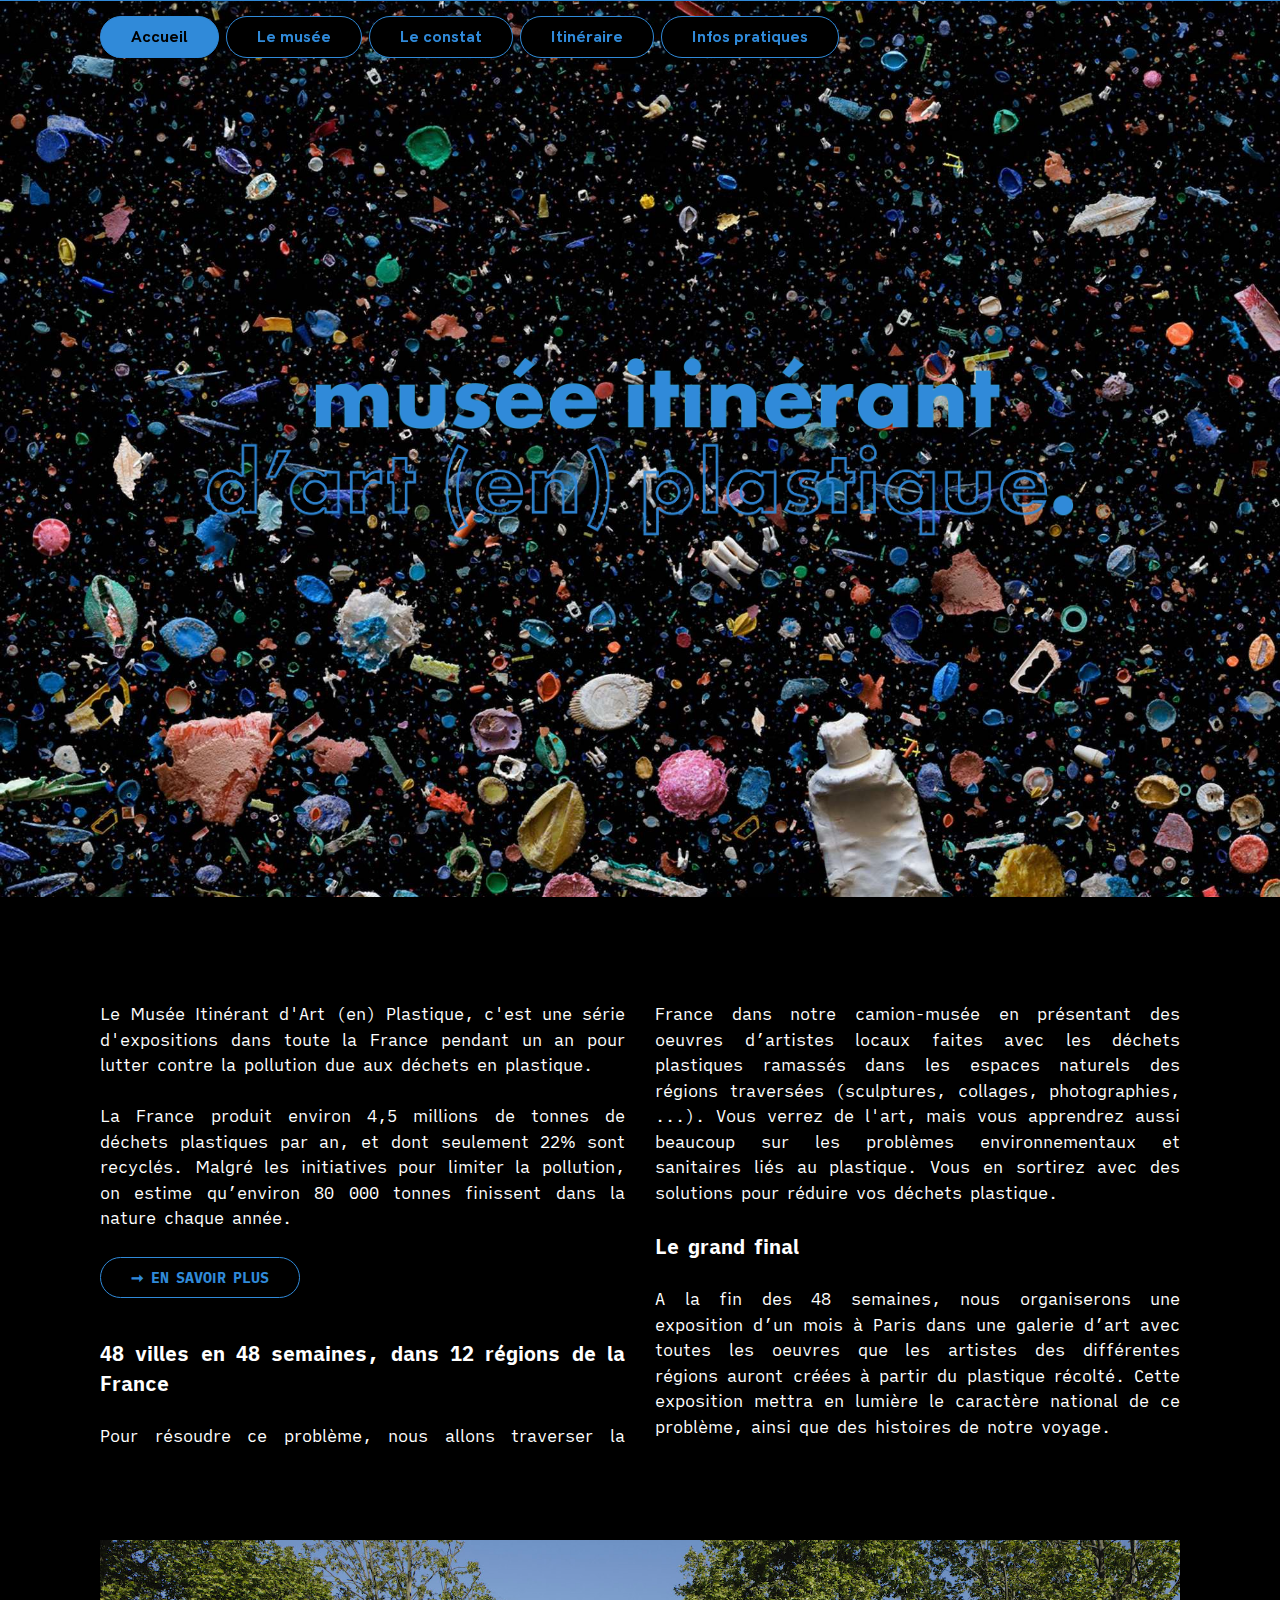
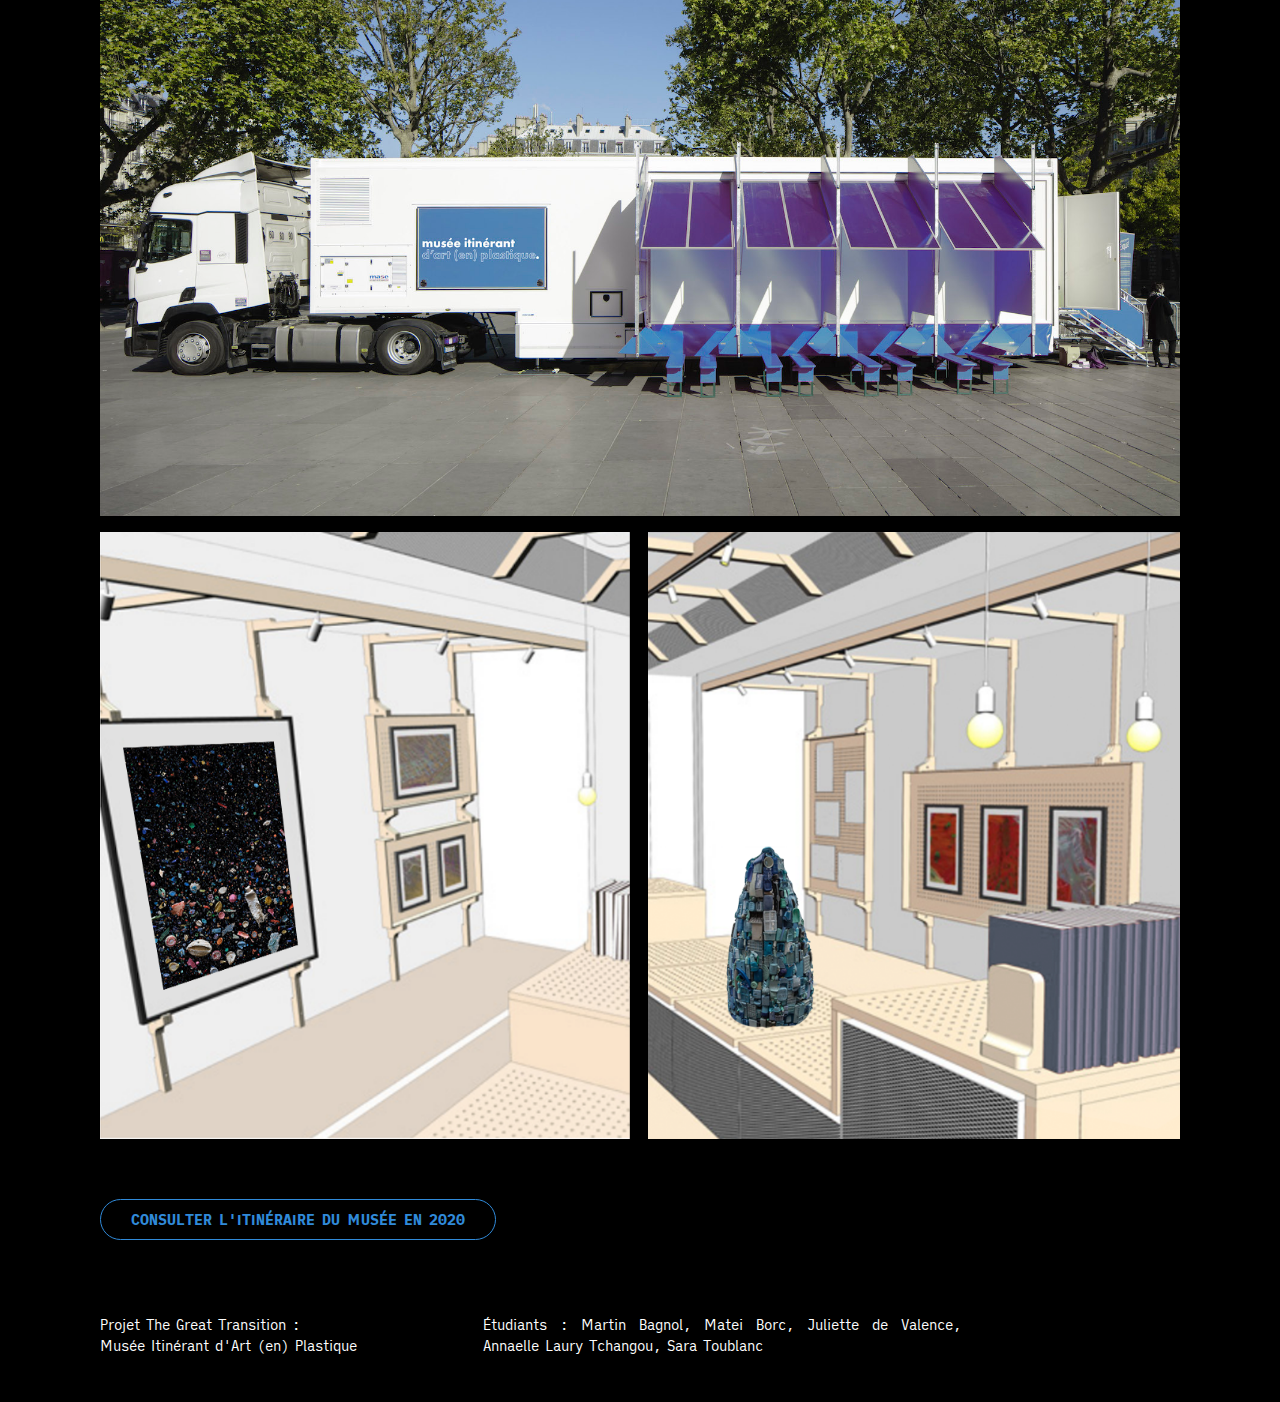
<file: index.html>
<!DOCTYPE html>
<html lang="fr"><head>
	<link rel="icon" type="image/png" href="images/favicon.png" />
  <title>Musée Itinérant d'Art (en) Plastique</title>
  <meta charset="utf-8">
  <meta http-equiv="X-UA-Compatible" content="IE=edge">
  <meta name="viewport" content="width=device-width, initial-scale=1">
  <link rel="stylesheet" media="screen" href="https://fontlibrary.org/face/hk-grotesk" type="text/css"/>
  <link rel="stylesheet" href="main.css">
  <script type="text/javascript" src="https://code.jquery.com/jquery-2.1.3.js"></script>
  <script>
    $(function() {
      $('a[href*=#]:not([href=#])').click(function() {
      if (location.pathname.replace(/^\//,'') == this.pathname.replace(/^\//,'') && location.hostname == this.hostname) {
      var target = $(this.hash);
        target = target.length ? target : $('[name=' + this.hash.slice(1) +']');
        if (target.length) {
        $('html,body').animate({
          scrollTop: target.offset().top
        }, 1200);
        return false;
        }}});});
  </script>
</head>

<body>
<div id="nav">
  <div class="wrapper">
    <a href="index.html"><button id="tab_active">Accueil</button></a>
    <a href="#concept" class="scroll"><button>Le musée</button></a>
    <a href="constat.html"><button>Le constat</button></a>
    <a href="itineraire.html"><button>Itinéraire</button></a>
    <a href="about.html"><button>Infos pratiques</button></a>
  </div>
</div>

<main class="page-content" aria-label="Content">
  <div class="wrapper">

    <div id="cover">
      <div style="text-align: center;">
        <img class="post-title" src="images/logo.png">
        <h2></h2>
      </div>
    </div>

    <span id="concept" style="top: 100%; position: absolute;"></span>
    <div class="home"><div class="home-content">
      <p>Le Musée Itinérant d'Art (en) Plastique, c'est une série d'expositions dans toute la France pendant un an pour lutter contre la pollution due aux déchets en plastique.<br><br>
      La France produit environ 4,5 millions de tonnes de déchets plastiques par an, et dont seulement 22% sont recyclés. Malgré les initiatives pour limiter la pollution, on estime qu’environ 80 000 tonnes finissent dans la nature chaque année.<br><br>
      <a href="constat.html"><button>&#10142; En savoir plus</button></a><br><br>
      <span class="subtitle">48 villes en 48 semaines, dans 12 régions de la France</span><br><br>
      Pour résoudre ce problème, nous allons traverser la France dans notre camion-musée en présentant des oeuvres d’artistes locaux faites avec les déchets plastiques ramassés dans les espaces naturels des régions traversées (sculptures, collages, photographies, ...). Vous verrez de l'art, mais vous apprendrez aussi beaucoup sur les problèmes environnementaux et sanitaires liés au plastique. Vous en sortirez avec des solutions pour réduire vos déchets plastique.<br><br>
      <span class="subtitle">Le grand final</span><br><br>
      A la fin des 48 semaines, nous organiserons une exposition d’un mois à Paris dans une galerie d’art avec toutes les oeuvres que les artistes des différentes régions auront créées à partir du plastique récolté. Cette exposition mettra en lumière le caractère national de ce problème, ainsi que des histoires de notre voyage.</p>
      <img src="images/camion.jpg" style="padding-bottom: 16px; padding-top: 30px;">
      <img src="images/maquette.png" style="margin-bottom: 60px;">

       <a href="itineraire.html"><button>Consulter l'itinéraire du musée en 2020</button></a><br>
    </div>
  </div>
</main>

<footer class="site-footer h-card">
  <div class="wrapper">
    <div class="footer-col-wrapper">
      <div class="footer-col footer-col-1">
        <p>Projet The Great Transition : <br>Musée Itinérant d'Art (en) Plastique</p>
      </div>
      <div class="footer-col footer-col-3">
        <p>Étudiants : Martin Bagnol, Matei Borc, Juliette de Valence, Annaelle Laury Tchangou, Sara Toublanc</p>
      </div>
    </div>
  </div>
</footer>
</body>
</html>
</file>
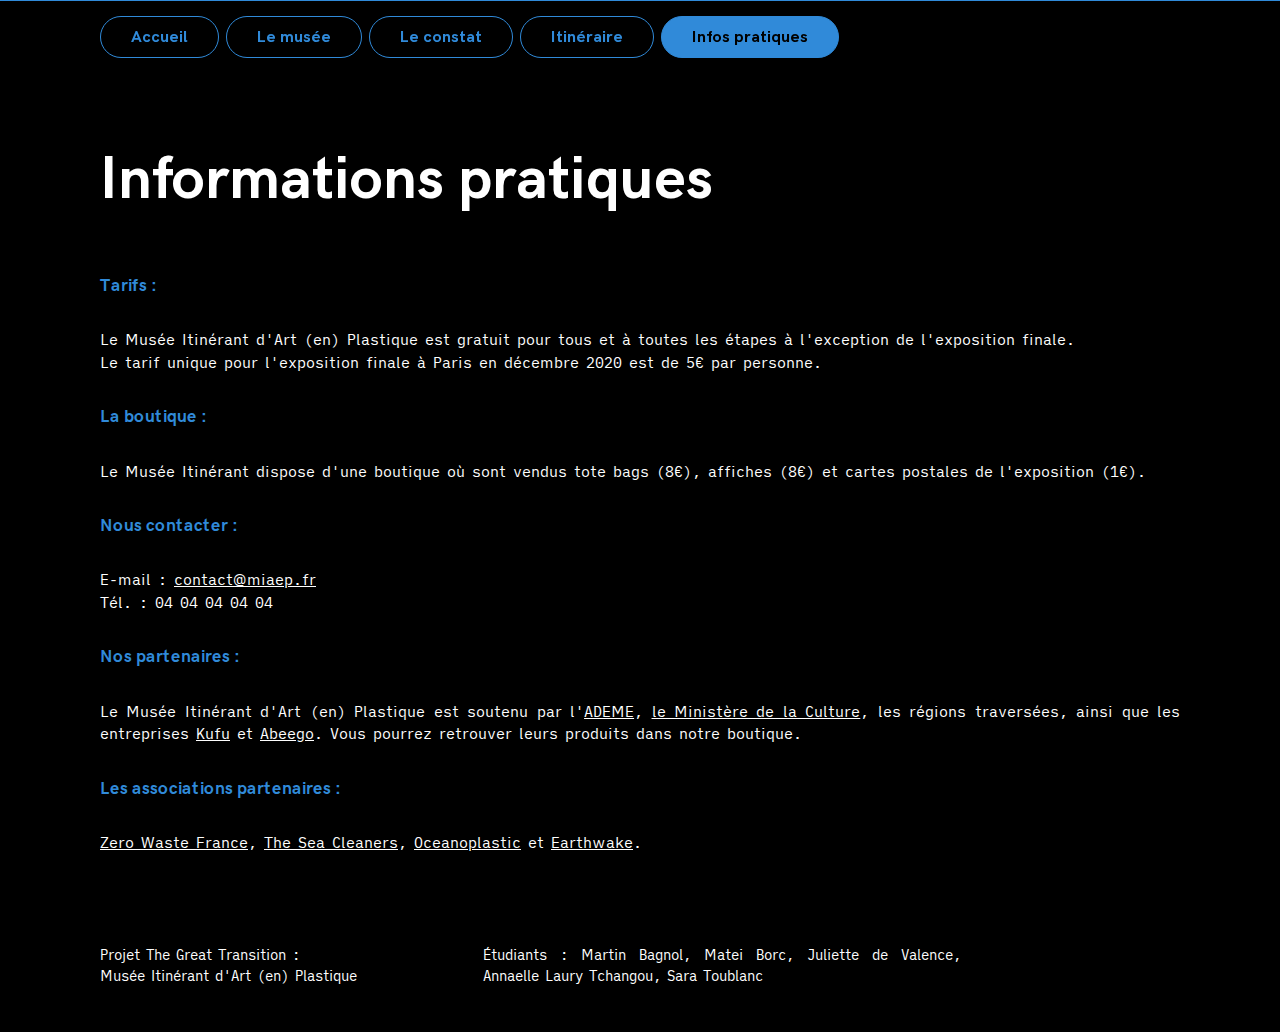
<file: about.html>
<!DOCTYPE html>
<html lang="fr"><head>
  <link rel="icon" type="image/png" href="images/favicon.png" />
  <title>Musée Itinérant d'Art (en) Plastique</title>
  <meta charset="utf-8">
  <meta http-equiv="X-UA-Compatible" content="IE=edge">
  <meta name="viewport" content="width=device-width, initial-scale=1">
  <link rel="stylesheet" media="screen" href="https://fontlibrary.org/face/hk-grotesk" type="text/css"/>
  <link rel="stylesheet" href="main.css">
  <script type="text/javascript" src="https://code.jquery.com/jquery-2.1.3.js"></script>
  <script>
    $(function() {
      $('a[href*=#]:not([href=#])').click(function() {
      if (location.pathname.replace(/^\//,'') == this.pathname.replace(/^\//,'') && location.hostname == this.hostname) {
      var target = $(this.hash);
        target = target.length ? target : $('[name=' + this.hash.slice(1) +']');
        if (target.length) {
        $('html,body').animate({
          scrollTop: target.offset().top
        }, 1200);
        return false;
        }}});});
  </script>
</head>

<body>
<div id="nav">
  <div class="wrapper">
    <a href="index.html"><button>Accueil</button></a>
    <a href="index.html#concept" class="scroll"><button>Le musée</button></a>
    <a href="constat.html"><button>Le constat</button></a>
    <a href="itineraire.html"><button>Itinéraire</button></a>
    <a href="about.html"><button id="tab_active">Infos pratiques</button></a>
  </div>
</div>

<main class="page-content" aria-label="Content">
  <div class="wrapper">
    <header class="post-header">
      <h1 class="post-title p-name" itemprop="name headline">Informations pratiques</h1>
    </header>
   
    <div class="main-post-content">

      <h3><b>Tarifs :</b></h3>

      <p>Le Musée Itinérant d'Art (en) Plastique est gratuit pour tous et à toutes les étapes à l'exception de l'exposition finale.<br>Le tarif unique pour l'exposition finale à Paris en décembre 2020 est de 5€ par personne.</p>

      <h3><b>La boutique : </b></h3>

      <p>Le Musée Itinérant dispose d'une boutique où sont vendus tote bags (8€), affiches (8€) et cartes postales de l'exposition (1€). </p>

      <h3><b>Nous contacter :</b></h3>

      <p>E-mail : <u>contact@miaep.fr</u><br>
      Tél. : 04 04 04 04 04</p>

      <h3><b>Nos partenaires : </b></h3>

      <p>Le Musée Itinérant d'Art (en) Plastique est soutenu par l'<u><a style="color: white" href="https://www.ademe.fr/" target="blank">ADEME</a></u>, <u><a style="color: white" href="https://www.culture.gouv.fr/" target="blank">le Ministère de la Culture</a></u>, les régions traversées, ainsi que les entreprises <u><a style="color: white" href="http://kufu.fr" target="blank">Kufu</a></u> et <u><a style="color: white" href="http://abeego.com" target="blank">Abeego</a></u>. Vous pourrez retrouver leurs produits dans notre boutique.</p>

      <h3><b>Les associations partenaires : </b></h3>

      <p><u><a style="color: white" href="https://www.zerowastefrance.org/" target="blank">Zero Waste France</a></u>, <u><a style="color: white" href="https://www.theseacleaners.org/" target="blank">The Sea Cleaners</a></u>, <u><a style="color: white" href="https://oceanoplastic.org/lassociation/" style="color: white" target="blank">Oceanoplastic</a></u> et <u><a style="color: white" href="https://earthwake.fr/#chapter_resistance" target="blank">Earthwake</a></u>.</p>


  </div>
</main>

<footer class="site-footer h-card">
  <div class="wrapper">
    <div class="footer-col-wrapper">
      <div class="footer-col footer-col-1">
        <p>Projet The Great Transition : <br>Musée Itinérant d'Art (en) Plastique</p>
      </div>
      <div class="footer-col footer-col-3">
        <p>Étudiants : Martin Bagnol, Matei Borc, Juliette de Valence, Annaelle Laury Tchangou, Sara Toublanc</p>
      </div>
    </div>
  </div>
</footer>
</body>
</html>
</file>
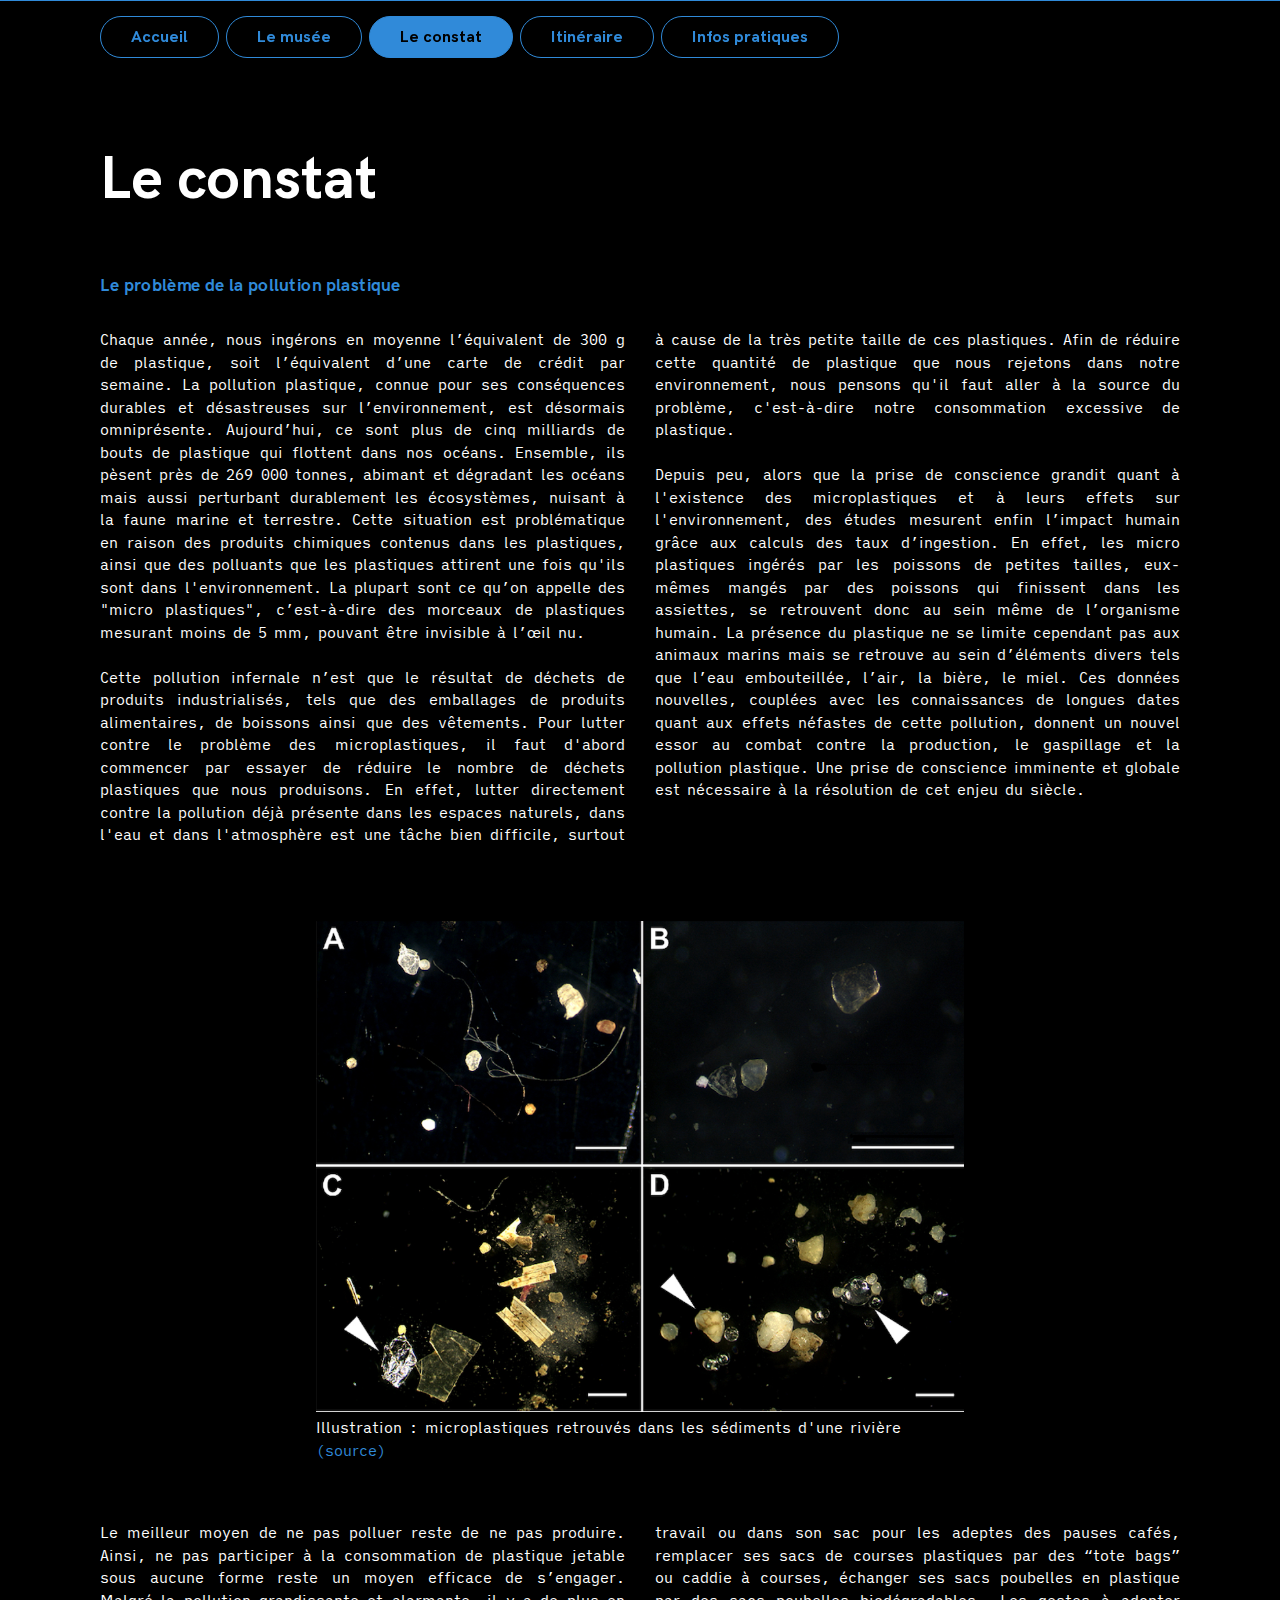
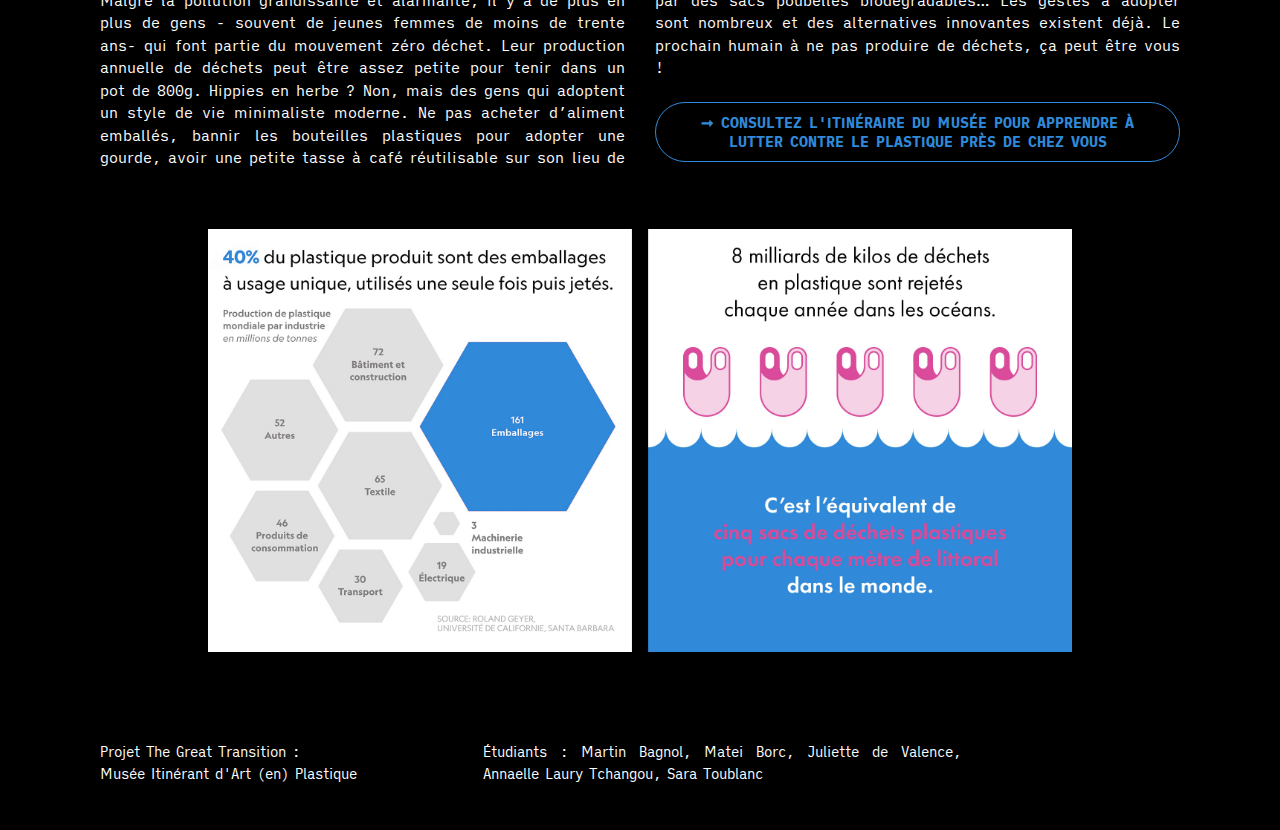
<file: constat.html>
<!DOCTYPE html>
<html lang="fr"><head>
  <link rel="icon" type="image/png" href="images/favicon.png" />
  <title>Musée Itinérant d'Art (en) Plastique</title>
  <meta charset="utf-8">
  <meta http-equiv="X-UA-Compatible" content="IE=edge">
  <meta name="viewport" content="width=device-width, initial-scale=1">
  <link rel="stylesheet" media="screen" href="https://fontlibrary.org/face/hk-grotesk" type="text/css"/>
  <link rel="stylesheet" href="main.css">
  <script type="text/javascript" src="https://code.jquery.com/jquery-2.1.3.js"></script>
  <script>
    $(function() {
      $('a[href*=#]:not([href=#])').click(function() {
      if (location.pathname.replace(/^\//,'') == this.pathname.replace(/^\//,'') && location.hostname == this.hostname) {
      var target = $(this.hash);
        target = target.length ? target : $('[name=' + this.hash.slice(1) +']');
        if (target.length) {
        $('html,body').animate({
          scrollTop: target.offset().top
        }, 1200);
        return false;
        }}});});
  </script>
</head>

<body>
<div id="nav">
  <div class="wrapper">
    <a href="index.html"><button>Accueil</button></a>
    <a href="index.html#concept" class="scroll"><button>Le musée</button></a>
    <a href="constat.html"><button id="tab_active">Le constat</button></a>
    <a href="itineraire.html"><button>Itinéraire</button></a>
    <a href="about.html"><button>Infos pratiques</button></a>
  </div>
</div>

<main class="page-content" aria-label="Content">
  <div class="wrapper">
    <header class="post-header">
      <h1 class="post-title p-name" itemprop="name headline">Le constat</h1>
    </header>
   
    <div class="main-post-content">

      <h3><b>Le problème de la pollution plastique</b></h3>

      <div class="double-colonnes">
        <p>Chaque année, nous ingérons en moyenne l’équivalent de 300 g de plastique, soit l’équivalent d’une carte de crédit par semaine. La pollution plastique, connue pour ses conséquences durables et désastreuses sur l’environnement, est désormais omniprésente. Aujourd’hui, ce sont plus de cinq milliards de bouts de plastique qui flottent dans nos océans. Ensemble, ils pèsent près de 269 000 tonnes, abimant et dégradant les océans mais aussi perturbant durablement les écosystèmes, nuisant à la faune marine et terrestre. Cette situation est problématique en raison des produits chimiques contenus dans les plastiques, ainsi que des polluants que les plastiques attirent une fois qu'ils sont dans l'environnement. La plupart sont ce qu’on appelle des "micro plastiques", c’est-à-dire des morceaux de plastiques mesurant moins de 5 mm, pouvant être invisible à l’œil nu.

        <br><br>
      
        Cette pollution infernale n’est que le résultat de déchets de produits industrialisés, tels que des emballages de produits alimentaires, de boissons ainsi que des vêtements. Pour lutter contre le problème des microplastiques, il faut d'abord commencer par essayer de réduire le nombre de déchets plastiques que nous produisons. En effet, lutter directement contre la pollution déjà présente dans les espaces naturels, dans l'eau et dans l'atmosphère est une tâche bien difficile, surtout à cause de la très petite taille de ces plastiques. Afin de réduire cette quantité de plastique que nous rejetons dans notre environnement, nous pensons qu'il faut aller à la source du problème, c'est-à-dire notre consommation excessive de plastique.

        <br><br>

        Depuis peu, alors que la prise de conscience grandit quant à l'existence des microplastiques et à leurs effets sur l'environnement, des études mesurent enfin l’impact humain grâce aux calculs des taux d’ingestion. En effet, les micro plastiques ingérés par les poissons de petites tailles, eux-mêmes mangés par des poissons qui finissent dans les assiettes, se retrouvent donc au sein même de l’organisme humain. La présence du plastique ne se limite cependant pas aux animaux marins mais se retrouve au sein d’éléments divers tels que l’eau embouteillée, l’air, la bière, le miel. Ces données nouvelles, couplées avec les connaissances de longues dates quant aux effets néfastes de cette pollution, donnent un nouvel essor au combat contre la production, le gaspillage et la pollution plastique. Une prise de conscience imminente et globale est nécessaire à la résolution de cet enjeu du siècle.

        <br><br></p></div>

      <div class="illustration">
            <img src="images/microplastique.png">
            <p>Illustration : microplastiques retrouvés dans les sédiments d'une rivière <a href="https://www.researchgate.net/figure/Microplastics-in-sediments-from-the-rivers-Elbe-A-Mosel-B-Neckar-C-and-Rhine_fig1_263897035" target="blank"> (source)</a></P></u>
      </div>

    <div class="double-colonnes">
      <p>
        Le meilleur moyen de ne pas polluer reste de ne pas produire. Ainsi, ne pas participer à la consommation de plastique jetable sous aucune forme reste un moyen efficace de s’engager. Malgré la pollution grandissante et alarmante, il y a de plus en plus de gens - souvent de jeunes femmes de moins de trente ans- qui font partie du mouvement zéro déchet. Leur production annuelle de déchets peut être assez petite pour tenir dans un pot de 800g. Hippies en herbe ? Non, mais des gens qui adoptent un style de vie minimaliste moderne. Ne pas acheter d’aliment emballés, bannir les bouteilles plastiques pour adopter une gourde, avoir une petite tasse à café réutilisable sur son lieu de travail ou dans son sac  pour les adeptes des pauses cafés, remplacer ses sacs de courses plastiques par des “tote bags” ou caddie à courses, échanger ses sacs poubelles en plastique par des sacs poubelles biodégradables… Les gestes à adopter sont nombreux et des alternatives innovantes existent déjà. Le prochain humain à ne pas produire de déchets, ça peut être vous ! 
        <br><br>
        <a href="itineraire.html"><button>&#10142; Consultez l'itinéraire du musée pour apprendre à lutter contre le plastique près de chez vous</button></a> 
        </p>
    </div>

      <img src="images/poster.jpg" class="double_image">
  </div>
</main>

<footer class="site-footer h-card">
  <div class="wrapper">
    <div class="footer-col-wrapper">
      <div class="footer-col footer-col-1">
        <p>Projet The Great Transition : <br>Musée Itinérant d'Art (en) Plastique</p>
      </div>
      <div class="footer-col footer-col-3">
        <p>Étudiants : Martin Bagnol, Matei Borc, Juliette de Valence, Annaelle Laury Tchangou, Sara Toublanc</p>
      </div>
    </div>
  </div>
</footer>
</body>
</html>
</file>
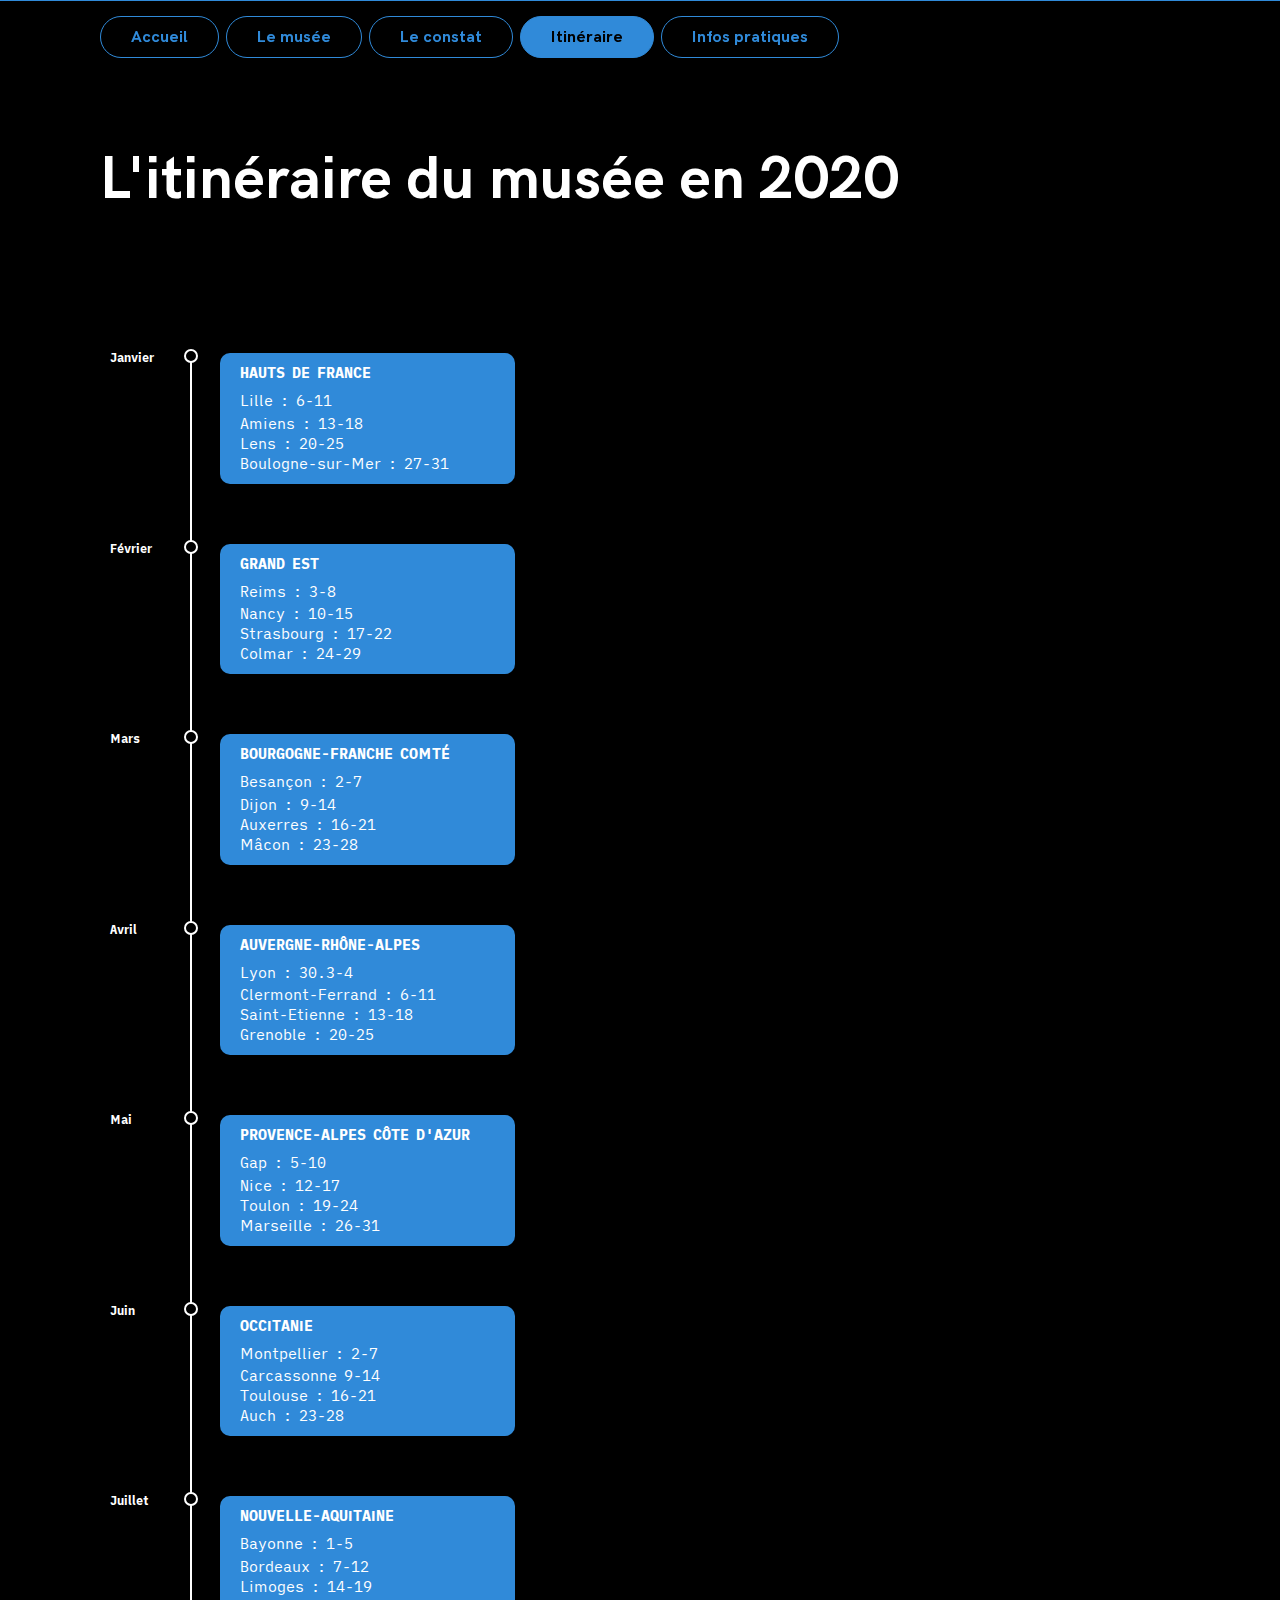
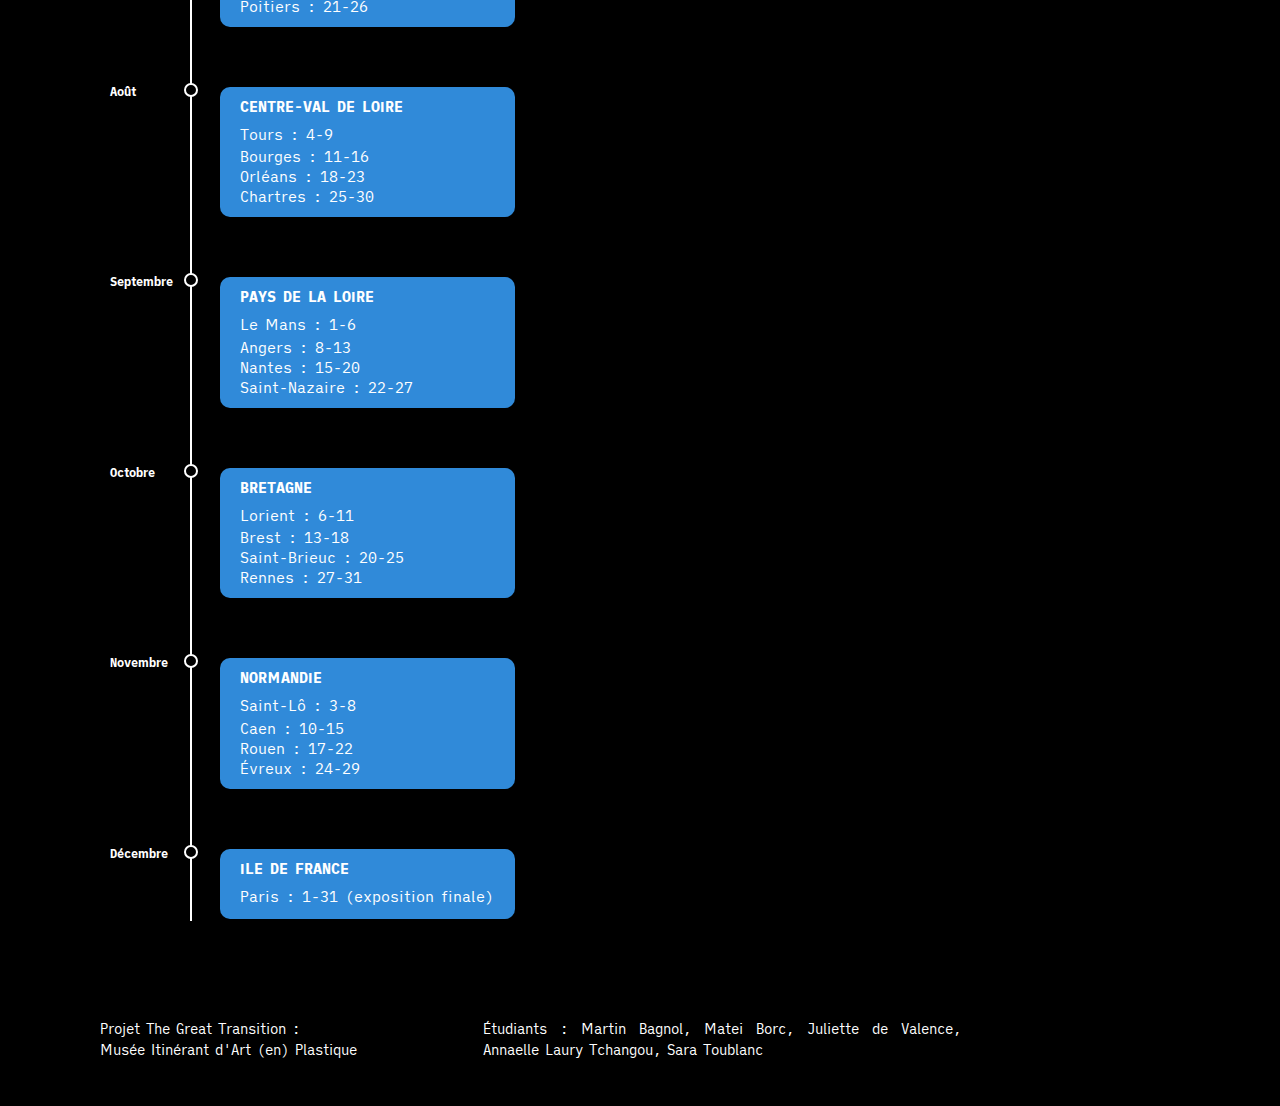
<file: itineraire.html>
<!DOCTYPE html>
<html lang="fr"><head>
  <link rel="icon" type="image/png" href="images/favicon.png" />
  <title>Musée Itinérant d'Art (en) Plastique</title>
  <meta charset="utf-8">
  <meta http-equiv="X-UA-Compatible" content="IE=edge">
  <meta name="viewport" content="width=device-width, initial-scale=1">
  <link rel="stylesheet" media="screen" href="https://fontlibrary.org/face/hk-grotesk" type="text/css"/>
  <link rel="stylesheet" href="main.css">

  <script type="text/javascript" src="https://code.jquery.com/jquery-2.1.3.js"></script>
  <script>
    $(function() {
      $('a[href*=#]:not([href=#])').click(function() {
      if (location.pathname.replace(/^\//,'') == this.pathname.replace(/^\//,'') && location.hostname == this.hostname) {
      var target = $(this.hash);
        target = target.length ? target : $('[name=' + this.hash.slice(1) +']');
        if (target.length) {
        $('html,body').animate({
          scrollTop: target.offset().top
        }, 1200);
        return false;
        }}});});
  </script>
</head>

<body>
<div id="nav">
  <div class="wrapper">
    <a href="index.html"><button>Accueil</button></a>
    <a href="index.html#concept" class="scroll"><button>Le musée</button></a>
    <a href="constat.html"><button>Le constat</button></a>
    <a href="itineraire.html"><button id="tab_active">Itinéraire</button></a>
    <a href="about.html"><button>Infos pratiques</button></a>
  </div>
</div>

<main class="page-content" aria-label="Content">
  <div class="wrapper">
    <header class="post-header">
      <h1 class="post-title p-name" itemprop="name headline">L'itinéraire du musée en 2020</h1>
    </header>
   
    <div class="main-post-content">


<div class="box">
            <ul>
                <li>
                    <span></span>
                    <div class="title">Hauts de France</div>
                    <div class="info">Lille : 6-11<br>Amiens : 13-18<br>Lens : 20-25<br>Boulogne-sur-Mer : 27-31</div>
                    <div class="time"><span>Janvier</span></div>
                </li>
                <li>
                    <span></span>
                    <div class="title">Grand Est</div>
                    <div class="info">Reims : 3-8<br>Nancy : 10-15<br>Strasbourg : 17-22<br>Colmar : 24-29</div>
                    <div class="time"><span>Février</span></div>
                </li>
                <li>
                    <span></span>
                    <div class="title">Bourgogne-Franche Comté</div>
                    <div class="info">Besançon : 2-7<br>Dijon : 9-14<br>Auxerres : 16-21<br>Mâcon : 23-28</div>
                    <div class="time"><span>Mars</span></div>
                </li>
                <li>
                    <span></span>
                    <div class="title">Auvergne-Rhône-Alpes</div>
                    <div class="info">Lyon : 30.3-4<br>Clermont-Ferrand : 6-11<br>Saint-Etienne : 13-18<br>Grenoble : 20-25<br></div>
                    <div class="time"><span>Avril</span></div>
                </li>
                <li>
                    <span></span>
                    <div class="title">Provence-Alpes Côte D'Azur</div>
                    <div class="info">Gap : 5-10<br>Nice : 12-17<br>Toulon : 19-24<br>Marseille : 26-31</div>
                    <div class="time"><span>Mai</span></div>
                </li>
                <li>
                    <span></span>
                    <div class="title">Occitanie</div>
                    <div class="info">Montpellier : 2-7<br>Carcassonne 9-14<br>Toulouse : 16-21<br>Auch : 23-28</div>
                    <div class="time"><span>Juin</span></div>
                </li>
                <li>
                    <span></span>
                    <div class="title">Nouvelle-Aquitaine</div>
                    <div class="info">Bayonne : 1-5<br>Bordeaux : 7-12<br>Limoges : 14-19<br>Poitiers : 21-26</div>
                    <div class="time"><span>Juillet</span></div>
                </li>
                <li>
                    <span></span>
                    <div class="title">Centre-Val de Loire</div>
                    <div class="info">Tours : 4-9<br>Bourges : 11-16<br>Orléans : 18-23<br>Chartres : 25-30</div>
                    <div class="time"><span>Août</span></div>
                </li>
                <li>
                    <span></span>
                    <div class="title">Pays de la Loire</div>
                    <div class="info">Le Mans : 1-6<br>Angers : 8-13<br>Nantes : 15-20<br>Saint-Nazaire : 22-27</div>
                    <div class="time"><span>Septembre</span></div>
                </li>
                <li>
                    <span></span>
                    <div class="title">Bretagne</div>
                    <div class="info">Lorient : 6-11<br>Brest : 13-18<br>Saint-Brieuc : 20-25<br>Rennes : 27-31</div>
                    <div class="time"><span>Octobre</span></div>
                </li>
                <li>
                    <span></span>
                    <div class="title">Normandie</div>
                    <div class="info">Saint-Lô : 3-8<br>Caen : 10-15<br>Rouen : 17-22<br>Évreux : 24-29</div>
                    <div class="time"><span>Novembre</span></div>
                </li>
                <li>
                    <span></span>
                    <div class="title">Ile de France</div>
                    <div class="info">Paris : 1-31 (exposition finale)</div>
                    <div class="time"><span>Décembre</span></div>
                </li>
            </ul>    
</div>
</div>
</main>

<footer class="site-footer h-card">
  <div class="wrapper">
    <div class="footer-col-wrapper">
      <div class="footer-col footer-col-1">
        <p>Projet The Great Transition : <br>Musée Itinérant d'Art (en) Plastique</p>
      </div>
      <div class="footer-col footer-col-3">
        <p>Étudiants : Martin Bagnol, Matei Borc, Juliette de Valence, Annaelle Laury Tchangou, Sara Toublanc</p>
      </div>
    </div>
  </div>
</footer>
</body>
</html>


<style type="text/css">
.box{ margin:0; padding-left: 60px; padding-bottom: 60px; }
.box ul{ list-style-type: none; margin: 0; padding: 0; position: relative; transition: all 0.5s linear; top:0 }
.box ul:last-of-type{ top:80px }
.box ul:before{ content: ""; display: block; width: 0; height: 100%; border:1px solid #fff; position: absolute; top:0; left:30px }
.box ul li{ margin: 20px 60px 60px; position: relative; padding: 10px 20px; background:rgb(48,138,217); color:#fff; border-radius: 10px; line-height: 20px; width: 25% }
.box ul li > span{ content: ""; display: block; width: 0; height: 100%; border:1px solid #fff; position: absolute; top:0; left:-30px }
.box ul li > span:before{ content: ""; display: block; width: 10px; height: 10px; border-radius: 50%; background:black; border:2px solid #fff; position: absolute; left:-7.5px }
.box ul li > span:before{top:-5px }
.box .title{ text-transform: uppercase; font-weight: 700; margin-bottom: 5px }
.box .info:first-letter{text-transform: capitalize;line-height: 1.7 }
.box .time span{ position: absolute; left: -110px; color:#fff; font-size:80%; font-weight: bold;}
.box .time span:first-child{top:-5px}
@media screen and (max-width: 768px) {.box ul li{width: 35%}}
@media screen and (max-width: 420px) {.box ul li{width: 55%}}
</style>
</file>
<file: main.css>
@charset "UTF-8";

body, h1, h2, h3, h4, h5, h6, p, blockquote, pre, hr, dl, dd, ol, ul, figure { margin: 0; padding: 0; }

sup { font-size: 12px; font-family: "HK Grotesk", "Helvetica", "Arial", serif; weight: 700; }

button { background: #000; padding: 10px 30px; border-radius: 30px; border: 1px solid #308AD9; color: #308AD9; font-family: "Duospace", -apple-system, BlinkMacSystemFont, "Segoe UI", Roboto, Helvetica, Arial, sans-serif, "Apple Color Emoji", "Segoe UI Emoji", "Segoe UI Symbol"; font-size: 15px; font-weight: bold; text-transform: uppercase; transition: all .3s ease; margin-bottom: 15px; }

button:hover { cursor: pointer; background: #308AD9; color: #000; }

body { font: normal 15px/1.5 "Duospace", -apple-system, BlinkMacSystemFont, "Segoe UI", Roboto, Helvetica, Arial, sans-serif, "Apple Color Emoji", "Segoe UI Emoji", "Segoe UI Symbol"; color: #fff; background-color: #000; -webkit-text-size-adjust: 100%; -webkit-font-feature-settings: "kern" 1; -moz-font-feature-settings: "kern" 1; -o-font-feature-settings: "kern" 1; font-feature-settings: "kern" 1; font-kerning: normal; display: flex; min-height: 100vh; flex-direction: column; }

h1, h2, h3, h4, h5, h6, p, blockquote, pre, ul, ol, dl, figure, .highlight { margin-bottom: 30px; }

p { text-align: justify; }

main { display: block; }

img { max-width: 100%; vertical-align: middle; }

figure > img { display: block; }

figcaption { font-size: 15px; }

ul, ol { margin-left: 30px; }

li > ul, li > ol { margin-bottom: 0; }

h1, h2, h3, h4, h5, h6 { color: #308AD9; font-family: "HK Grotesk", "Helvetica", "Arial", serif; font-weight: 400; }

a { color: #308AD9; text-decoration: none; }

a:visited { color: #308AD9; }

a:hover { color: #fff; text-decoration: underline; }

pre, code { font-size: 14.0625px; border: 1px solid #fff5ec; border-radius: 3px; background-color: #eef; }

code { padding: 1px 5px; }

pre { padding: 8px 12px; overflow-x: auto; }

pre > code { border: 0; padding-right: 0; padding-left: 0; }

.wrapper { max-width: -webkit-calc(1140px - (30px * 2)); max-width: calc(1140px - (30px * 2)); margin-right: auto; margin-left: auto; padding-right: 30px; padding-left: 30px; }

@media screen and (max-width: 1200px) { .wrapper { max-width: -webkit-calc(1140px - (30px)); max-width: calc(1140px - (30px)); padding-right: 20px; padding-left: 20px; } }

.wrapper:after, .footer-col-wrapper:after { content: ""; display: table; clear: both; }

#nav { color: #308AD9; z-index: 9999; position: sticky; height: 41px; width: 100%; top: 0; padding: 15px 0; border-top: 1px solid #308AD9; }

#nav button { font-size: 16.5px; font-family: "HK Grotesk", "Helvetica", "Arial", serif; text-transform: none; }

#nav #home { background: #308AD9; color: #000; border-color: #308AD9; }

#tab_active { cursor: pointer; background: #308AD9; color: #000; }

.site-title { font-size: 24.375px; font-weight: 300; line-height: 50.625px; letter-spacing: -1px; margin-bottom: 0; float: left; }

.site-title, .site-title:visited { color: #ffbf86; }

.site-nav { float: right; line-height: 50.625px; }

.site-nav .nav-trigger { display: none; }

.site-nav .menu-icon { display: none; }

.site-nav .page-link { color: #fff; line-height: 1.5; }

.site-nav .page-link:not(:last-child) { margin-right: 20px; }

@media screen and (max-width: 768px) { .site-nav { position: absolute; top: 9px; right: 15px; background-color: #ede5e3; border: 1px solid #230d57; border-radius: 5px; text-align: right; }
  #nav { position: relative; }
  .site-nav label[for="nav-trigger"] { display: block; float: right; width: 36px; height: 36px; z-index: 2; cursor: pointer; }
  .site-nav .menu-icon { display: block; float: right; width: 36px; height: 26px; line-height: 0; padding-top: 10px; text-align: center; }
  .site-nav .menu-icon > svg { fill: #230d57; }
  .site-nav input ~ .trigger { clear: both; display: none; }
  .site-nav input:checked ~ .trigger { display: block; padding-bottom: 5px; }
  .site-nav .page-link { display: block; padding: 5px 10px; margin-left: 20px; }
  .site-nav .page-link:not(:last-child) { margin-right: 0; }
  .post-title .p-name { margin-top: 0;}}

.site-footer { padding-top: 30px; }

.footer-col-wrapper { font-size: 14.0625px; color: #fff; margin-left: -15px; }

.footer-col { float: left; margin-bottom: 15px; padding-left: 15px; }

.footer-col-1 { width: -webkit-calc(35% - (30px / 2)); width: calc(35% - (30px / 2)); }

.footer-col-2 { width: -webkit-calc(20% - (30px / 2)); width: calc(20% - (30px / 2)); }

.footer-col-3 { width: -webkit-calc(45% - (30px / 2)); width: calc(45% - (30px / 2)); }

@media screen and (max-width: 1200px) { .footer-col-1, .footer-col-2 { width: -webkit-calc(50% - (30px / 2)); width: calc(50% - (30px / 2)); }
  .footer-col-3 { width: -webkit-calc(100% - (30px / 2)); width: calc(100% - (30px / 2)); } }

@media screen and (max-width: 768px) { .footer-col { float: none; width: -webkit-calc(100% - (30px / 2)); width: calc(100% - (30px / 2)); } }

.page-content { padding: 30px 0; flex: 1; }

.post-header { margin-bottom: 30px; }

.post-title { font-size: 60px; line-height: 1.1; color: #fff; font-weight: 700; margin-top: 45px; margin-bottom: 60px; width: 80%; }

@media screen and (max-width: 1200px) { .post-title { width: 100%; font-size: 46.5px; } }



.post-content .main-post-content { grid-column: 3 / 7; padding-top: 30px; }

.main-post-content .illustration { width: 60%; margin-left: 20%; padding-top: 30px; padding-bottom: 30px;}

.main-post-content .illustration p { text-align: left; padding-top: 5px;}

.main-post-content .double_image { width: 80%; margin-left: 10%; margin-bottom: 30px;}

.main-post-content .double-colonnes { column-count: 2; column-gap: 30px; margin-bottom: 40px; column-fill: balance; }

.main-post-content .double-colonnes img { width: 50%; }

@media screen and (max-width: 1200px) { .post-content .main-post-content { grid-column: 1 / 7; } }

.post-content .main-post-content p { margin-bottom: 60px; }

.post-content .main-post-content blockquote { font-size: 15px; }

.post-content .main-post-content h2 { font-size: 19.5px; margin-top: 0; margin-bottom: 30px; }

@media screen and (max-width: 1200px) { .post-content .main-post-content h2 { font-size: 21px; } }

.post-content .main-post-content h3 { font-size: 19.5px; }

@media screen and (max-width: 1200px) { .post-content .main-post-content h3 { font-size: 20.625px; } }

.post-content .main-post-content h4 { font-size: 18.75px; }

@media screen and (max-width: 1200px) { .post-content .main-post-content h4 { font-size: 16.875px; } }

.post-content .main-post-content p { font-size: 15px; }

@media screen and (max-width: 1200px) { .post-content .main-post-content p { font-size: 15px; } }

#cover { background: url("images/cover.jpg") no-repeat center; background-size: 100%; background-repeat: no-repeat; background-position: center; width: 100vw; height: 100vh; position: relative; left: calc(-50vw + 50%); top: -105px; display: flex; align-items: center; justify-content: center; vertical-align: middle; flex-wrap: wrap; color: #FFFFFF; }

#cover .post-title { text-align: center; font-size: 90px; -webkit-text-stroke-color: #308AD9; -webkit-text-stroke-width: 1px; color: #308AD9; font-weight: 700; width: 90%; margin: auto; }

#cover h2 { font-size: 30px; width: 95%; text-align: center; margin: auto; color: #fff; line-height: 1.1; text-shadow: 0 0 2px #000; }

#cover .description { width: 1140px; margin: auto; padding: 0 60px; font-size: 21px; color: #308AD9; }

#cover .description blockquote { font-size: 21px; }

#index { margin-top: 60px; }

@media screen and (max-width: 768px) { #nav {height: 100px;} .main-post-content .double-colonnes img { width: 100%;} .main-post-content .double-colonnes { column-count: 1;} .main-post-content .illustration { width: 100%; margin-left: 0%; margin-top: -40px; padding-top: 0;} .main-post-content .double_image { width: 100%; margin-left: 0; margin-bottom: 30px;} .page-content { padding: 0;}}

@media screen and (max-width: 420px) {#nav {height: 200px;}}

.home-content p { font-size: 17px; column-count: 2; column-gap: 30px; margin-bottom: 60px; }

.home-content .subtitle {font-weight: 800; font-size: 20px; padding-top: 20px; padding-bottom: 20px; }

@media screen and (max-width: 768px) { .home-content p { column-count: 1; } }

@font-face { font-family: 'Duospace'; src: url("./fonts/iAWriterQuattroS-Bold.woff2") format("woff2"); font-weight: 700; font-style: normal; }

@font-face { font-family: 'Duospace'; src: url("./fonts/iAWriterQuattroS-BoldItalic.woff2") format("woff2"); font-weight: 700; font-style: italic; }

@font-face { font-family: 'Duospace'; src: url("./fonts/iAWriterQuattroS-Regular.woff2") format("woff2"); font-weight: 400; font-style: normal; }

@font-face { font-family: 'Duospace'; src: url("./fonts/iAWriterQuattroS-Italic.woff2") format("woff2"); font-weight: 400; font-style: italic; }

@font-face { font-family: 'HK Grotesk'; src: url("./fonts/HKGrotesk-Regular.woff2") format("woff2"); font-weight: 400; }

@font-face { font-family: 'HK Grotesk'; src: url("./fonts/HKGrotesk-Bold.woff2") format("woff2"); font-weight: 700; }

/*# sourceMappingURL=main.css.map */
</file>
